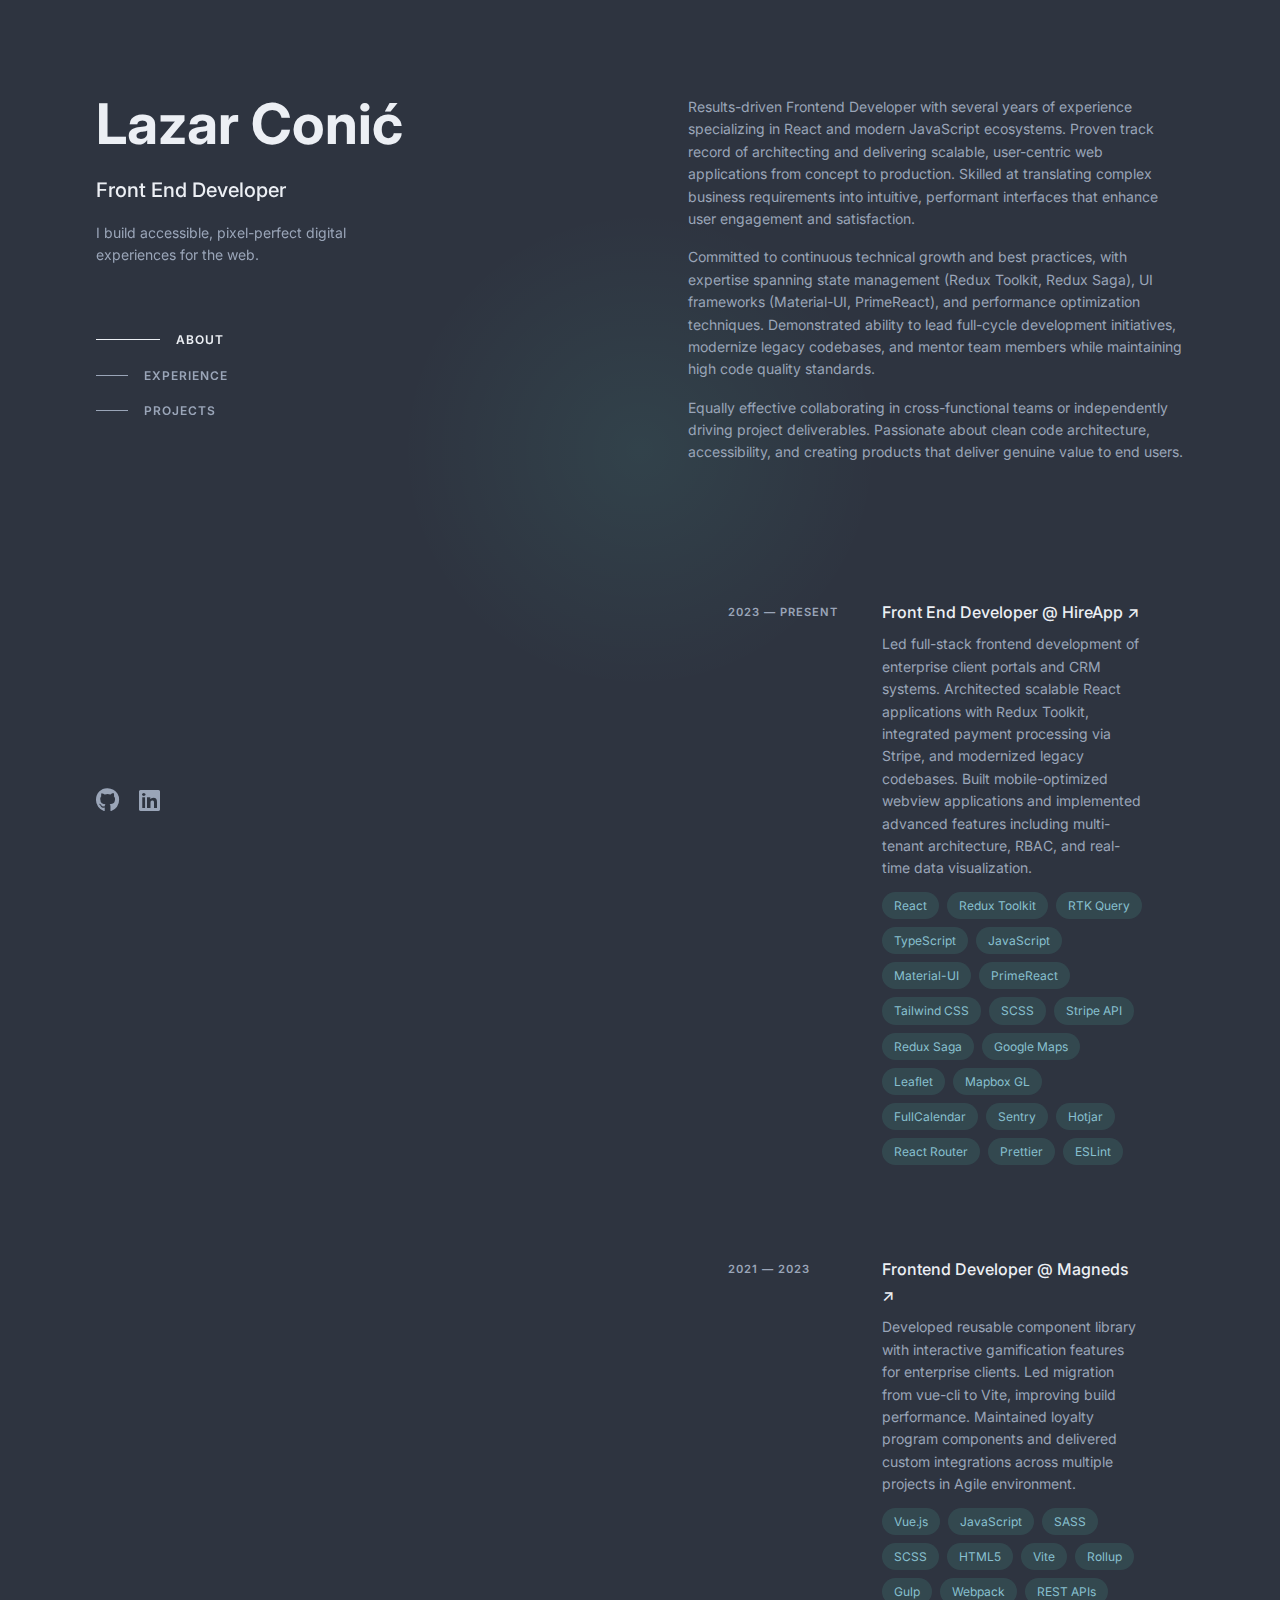
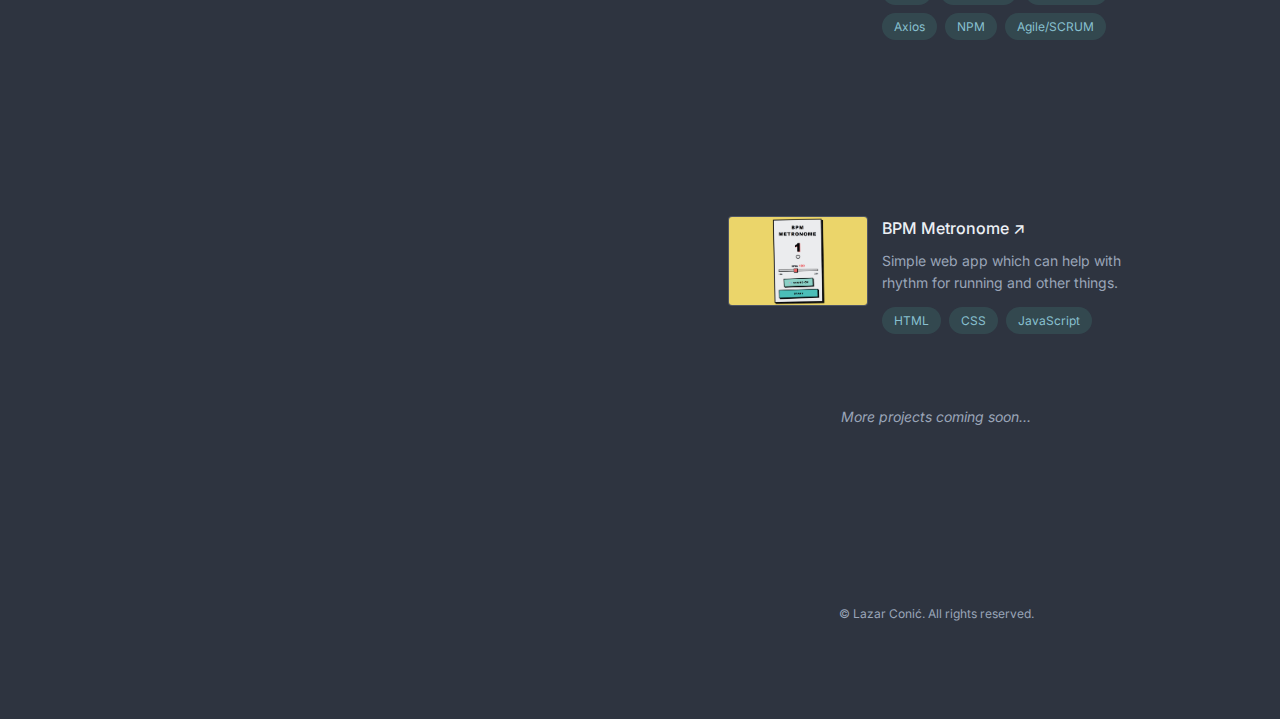
<file: index.html>
<!DOCTYPE html>
<html lang="en">
  <head>
    <meta charset="UTF-8" />
    <meta name="viewport" content="width=device-width, initial-scale=1.0" />
    <meta name="description" content="Lazar - Front End Developer" />

    <link rel="preconnect" href="https://fonts.googleapis.com" />
    <link rel="preconnect" href="https://fonts.gstatic.com" crossorigin />
    <link href="https://fonts.googleapis.com/css2?family=Inter:wght@400;500;600&display=swap" rel="stylesheet" />

    <link rel="stylesheet" href="https://cdnjs.cloudflare.com/ajax/libs/font-awesome/6.5.1/css/all.min.css" />
    <link rel="stylesheet" href="css/styles.css" />
    <link
      rel="icon"
      href="data:image/svg+xml,<svg xmlns='http://www.w3.org/2000/svg' viewBox='0 0 100 100'><text y='.9em' font-size='90'>💻</text></svg>"
    />
    <title>Lazar | Developer</title>
  </head>

  <body>
    <div class="layout">
      <header>
        <div>
          <h1>Lazar Conić</h1>
          <h2>Front End Developer</h2>
          <p>I build accessible, pixel-perfect digital experiences for the web.</p>
        </div>

        <nav>
          <a href="#about" class="nav-link active">
            <span class="nav-line"></span>
            <span class="nav-text">About</span>
          </a>
          <a href="#experience" class="nav-link">
            <span class="nav-line"></span>
            <span class="nav-text">Experience</span>
          </a>
          <a href="#projects" class="nav-link">
            <span class="nav-line"></span>
            <span class="nav-text">Projects</span>
          </a>
        </nav>

        <div class="social">
          <a href="https://github.com/lzr247" target="_blank" aria-label="GitHub">
            <i class="fa-brands fa-github"></i>
          </a>
          <a href="https://www.linkedin.com/in/lazar-coni%C4%87-196991207/" target="_blank" aria-label="LinkedIn">
            <i class="fa-brands fa-linkedin"></i>
          </a>
        </div>
      </header>

      <main>
        <section id="about">
          <p>
            Results-driven Frontend Developer with several years of experience specializing in React and modern
            JavaScript ecosystems. Proven track record of architecting and delivering scalable, user-centric web
            applications from concept to production. Skilled at translating complex business requirements into
            intuitive, performant interfaces that enhance user engagement and satisfaction.
          </p>
          <p>
            Committed to continuous technical growth and best practices, with expertise spanning state management (Redux
            Toolkit, Redux Saga), UI frameworks (Material-UI, PrimeReact), and performance optimization techniques.
            Demonstrated ability to lead full-cycle development initiatives, modernize legacy codebases, and mentor team
            members while maintaining high code quality standards.
          </p>
          <p>
            Equally effective collaborating in cross-functional teams or independently driving project deliverables.
            Passionate about clean code architecture, accessibility, and creating products that deliver genuine value to
            end users.
          </p>
        </section>

        <section id="experience">
          <a href="https://www.hireapp.me/" target="_blank" class="job">
            <div class="job-date">2023 — Present</div>
            <div class="job-content">
              <h3>Front End Developer @ HireApp <span class="arrow">↗</span></h3>
              <p>
                Led full-stack frontend development of enterprise client portals and CRM systems. Architected scalable
                React applications with Redux Toolkit, integrated payment processing via Stripe, and modernized legacy
                codebases. Built mobile-optimized webview applications and implemented advanced features including
                multi-tenant architecture, RBAC, and real-time data visualization.
              </p>
              <ul class="tags">
                <li>React</li>
                <li>Redux Toolkit</li>
                <li>RTK Query</li>
                <li>TypeScript</li>
                <li>JavaScript</li>
                <li>Material-UI</li>
                <li>PrimeReact</li>
                <li>Tailwind CSS</li>
                <li>SCSS</li>
                <li>Stripe API</li>
                <li>Redux Saga</li>
                <li>Google Maps</li>
                <li>Leaflet</li>
                <li>Mapbox GL</li>
                <li>FullCalendar</li>
                <li>Sentry</li>
                <li>Hotjar</li>
                <li>React Router</li>
                <li>Prettier</li>
                <li>ESLint</li>
              </ul>
            </div>
          </a>

          <a href="https://magneds.com/" target="_blank" class="job">
            <div class="job-date">2021 — 2023</div>
            <div class="job-content">
              <h3>Frontend Developer @ Magneds <span class="arrow">↗</span></h3>
              <p>
                Developed reusable component library with interactive gamification features for enterprise clients. Led
                migration from vue-cli to Vite, improving build performance. Maintained loyalty program components and
                delivered custom integrations across multiple projects in Agile environment.
              </p>
              <ul class="tags">
                <li>Vue.js</li>
                <li>JavaScript</li>
                <li>SASS</li>
                <li>SCSS</li>
                <li>HTML5</li>
                <li>Vite</li>
                <li>Rollup</li>
                <li>Gulp</li>
                <li>Webpack</li>
                <li>REST APIs</li>
                <li>Axios</li>
                <li>NPM</li>
                <li>Agile/SCRUM</li>
              </ul>
            </div>
          </a>
        </section>

        <section id="projects">
          <a href="https://bpm.monster/" target="_blank" class="project">
            <div class="project-image">
              <img src="assets/bpm_project.png" />
            </div>
            <div class="project-content">
              <h3>BPM Metronome <span class="arrow">↗</span></h3>
              <p>Simple web app which can help with rhythm for running and other things.</p>
              <ul class="tags">
                <li>HTML</li>
                <li>CSS</li>
                <li>JavaScript</li>
              </ul>
            </div>
          </a>

          <div class="coming-soon">
            <p>More projects coming soon...</p>
          </div>
        </section>

        <footer>
          <p>© <span id="year"></span> Lazar Conić. All rights reserved.</p>
        </footer>
      </main>
    </div>

    <script src="js/index.js"></script>
  </body>
</html>
</file>
<file: css/styles.css>
/* CSS Reset & Variables */
*,
*::before,
*::after {
  box-sizing: border-box;
  margin: 0;
  padding: 0;
}

:root {
  --bg: #2e3440;
  --bg-light: #3b4252;
  --text: #9aa5b8;
  --text-light: #eceff4;
  --accent: #88c0d0;
  --font: "Inter", -apple-system, BlinkMacSystemFont, sans-serif;
}

html {
  scroll-behavior: smooth;
}

body {
  font-family: var(--font);
  background: var(--bg);
  color: var(--text);
  line-height: 1.6;
  background-image: radial-gradient(
    600px circle at var(--mouse-x, 50%) var(--mouse-y, 50%),
    rgba(100, 255, 218, 0.07),
    transparent 40%
  );
  background-attachment: fixed;
}

/* Text selection highlight */
::selection {
  background: var(--accent);
  color: var(--bg);
}

::-moz-selection {
  background: var(--accent);
  color: var(--bg);
}

h1,
h2,
h3 {
  color: var(--text-light);
}

a {
  color: inherit;
  text-decoration: none;
}

ul {
  list-style: none;
}

img {
  max-width: 100%;
  display: block;
}

.container {
  max-width: 1000px;
  margin: 0 auto;
  padding: 0 24px;
}

.btn {
  display: inline-block;
  padding: 12px 24px;
  border: 1px solid var(--accent);
  border-radius: 4px;
  color: var(--accent);
  background: transparent;
  cursor: pointer;
  transition: background 0.2s;
}

.btn:hover {
  background: rgba(100, 255, 218, 0.1);
}

/* Layout - mobile first */
.layout {
  display: block;
  padding: 3rem 2rem;
  max-width: 1280px;
  margin: 0 auto;
}

header {
  margin-bottom: 4rem;
}

header h1 {
  font-size: 1rem;
  color: var(--text-light);
  font-weight: 700;
}

header h2 {
  font-size: 1rem;
  color: var(--text-light);
  font-weight: 500;
  margin-top: 4px;
}

header > div:first-child p {
  margin-top: 1rem;
  font-size: 0.875rem;
}

nav {
  display: none;
}

.social {
  display: flex;
  gap: 1.25rem;
  margin-top: 2rem;
}

.social a {
  color: var(--text);
  font-size: 1.5rem;
  transition: color 0.2s, transform 0.2s;
}

.social a:hover {
  color: var(--text-light);
  transform: translateY(-2px);
}

/* Language Switcher */
.lang-switch {
  display: flex;
  gap: 8px;
  margin-top: 1rem;
}

.lang-switch a {
  font-size: 0.75rem;
  font-weight: 600;
  letter-spacing: 1px;
  color: var(--text);
  padding: 4px 8px;
  border-radius: 4px;
  transition: color 0.2s;
}

.lang-switch a:hover {
  color: var(--text-light);
}

.lang-switch a.active {
  color: var(--accent);
}

section {
  margin-bottom: 4rem;
}

section p {
  margin-bottom: 1rem;
  font-size: 0.875rem;
}

/* Jobs section */
.job {
  display: block;
  padding: 1rem;
  border-radius: 4px;
  margin-bottom: 0.75rem;
  transition: background 0.2s;
}

.job:hover {
  background: rgba(255, 255, 255, 0.05);
}

.job:hover h3 {
  color: var(--accent);
}

.job:hover .arrow {
  transform: translate(4px, -4px);
}

.job-date {
  font-size: 0.7rem;
  font-weight: 600;
  text-transform: uppercase;
  letter-spacing: 1px;
  margin-bottom: 0.5rem;
}

.job-content h3 {
  font-size: 1rem;
  color: var(--text-light);
  font-weight: 500;
  margin-bottom: 0.5rem;
}

.job-content p {
  font-size: 0.875rem;
  margin-bottom: 0.75rem;
}

.arrow {
  display: inline-block;
  transition: transform 0.2s;
}

.tags {
  display: flex;
  flex-wrap: wrap;
  gap: 0.5rem;
}

.tags li {
  font-size: 0.75rem;
  padding: 0.25rem 0.75rem;
  background-color: rgba(100, 255, 218, 0.1);
  color: var(--accent);
  border-radius: 999px;
}

/* Project section */
.project {
  display: block;
  padding: 1rem;
  border-radius: 0.25rem;
  margin-bottom: 0.75rem;
  transition: background 0.2s;
}

.project:hover {
  background: rgba(255, 255, 255, 0.05);
}

.project:hover h3 {
  color: var(--accent);
}

.project-image {
  width: 100%;
  height: 100%;
  background: var(--bg-light);
  border-radius: 0.25rem;
  margin-bottom: 1rem;
  overflow: hidden;
  border: 1px solid rgba(255, 255, 255, 0.1);
}

.project-image img {
  width: 100%;
  height: 100%;
  object-fit: cover;
  opacity: 0.9;
  transition: opacity 0.2s, transform 0.2s;
}

.project-image:hover img {
  opacity: 1;
  transform: scale(1.05);
}

.project-content h3 {
  font-size: 1rem;
  color: var(--text-light);
  font-weight: 500;
  margin-bottom: 0.5rem;
}

.project-content p {
  font-size: 0.875rem;
  margin-bottom: 0.75rem;
}

.coming-soon {
  text-align: center;
  padding: 1rem 1rem 3rem 1rem;
  border-radius: 4px;
  margin-top: 1rem;
}

.coming-soon p {
  color: var(--text);
  font-size: 0.875rem;
  font-style: italic;
  margin: 0;
}

.cta {
  margin-top: 48px;
  padding: 32px 24px;
  text-align: center;
  border-top: 1px solid rgba(255, 255, 255, 0.1);
}

.cta p {
  margin-bottom: 16px;
}

/* Footer */
footer {
  font-size: 0.75rem;
  padding-top: 2rem;
  text-align: center;
}

/* Tablet view ( >768px) */
@media (min-width: 768px) {
  .layout {
    padding: 4rem 3rem;
  }

  header h1 {
    font-size: 2.75rem;
  }

  .job,
  .project {
    display: grid;
    grid-template-columns: 100px 1fr;
    gap: 2.6rem;
  }

  .job-date {
    margin-bottom: 0;
    padding-top: 4px;
  }

  .project-image {
    width: 120px;
    height: 80px;
    margin-bottom: 0;
  }
}

/* Desktop view (>1024px) */
@media (min-width: 1024px) {
  .layout {
    display: grid;
    grid-template-columns: 1fr 1fr;
    gap: 3rem;
    padding: 0 3rem;
    min-height: 100vh;
  }

  header {
    position: sticky;
    top: 0;
    height: 100vh;
    padding: 5rem 0;
    display: flex;
    flex-direction: column;
    margin-bottom: 0;
  }

  header h1 {
    font-size: 3rem;
  }

  header h2 {
    font-size: 1.25rem;
  }

  header > div:first-child p {
    max-width: 300px;
  }

  nav {
    display: flex;
    flex-direction: column;
    gap: 1rem;
    margin-top: 4rem;
  }

  .nav-link {
    display: flex;
    align-items: center;
    gap: 1rem;
    color: var(--text);
    font-size: 0.75rem;
    font-weight: 600;
    letter-spacing: 1px;
    text-transform: uppercase;
    transition: color 0.2s;
  }

  .nav-line {
    width: 2rem;
    height: 1px;
    background: var(--text);
    transition: width 0.2s, background 0.2s;
  }

  .nav-link:hover,
  .nav-link.active {
    color: var(--text-light);
  }

  .nav-link:hover .nav-line,
  .nav-link.active .nav-line {
    width: 4rem;
    background: var(--text-light);
  }

  .social {
    margin-top: auto;
  }

  main {
    padding: 6rem 0;
  }

  section {
    margin-bottom: 6rem;
  }

  .job,
  .project {
    grid-template-columns: 7rem 1fr;
    padding: 2.5rem;
  }

  .project-image {
    width: 140px;
    height: 90px;
  }
}

/* Large desktop (>1280px) */
@media (min-width: 1280px) {
  .layout {
    gap: 6rem;
    padding: 0 6rem;
  }

  header h1 {
    font-size: 3.5rem;
  }
}
</file>
